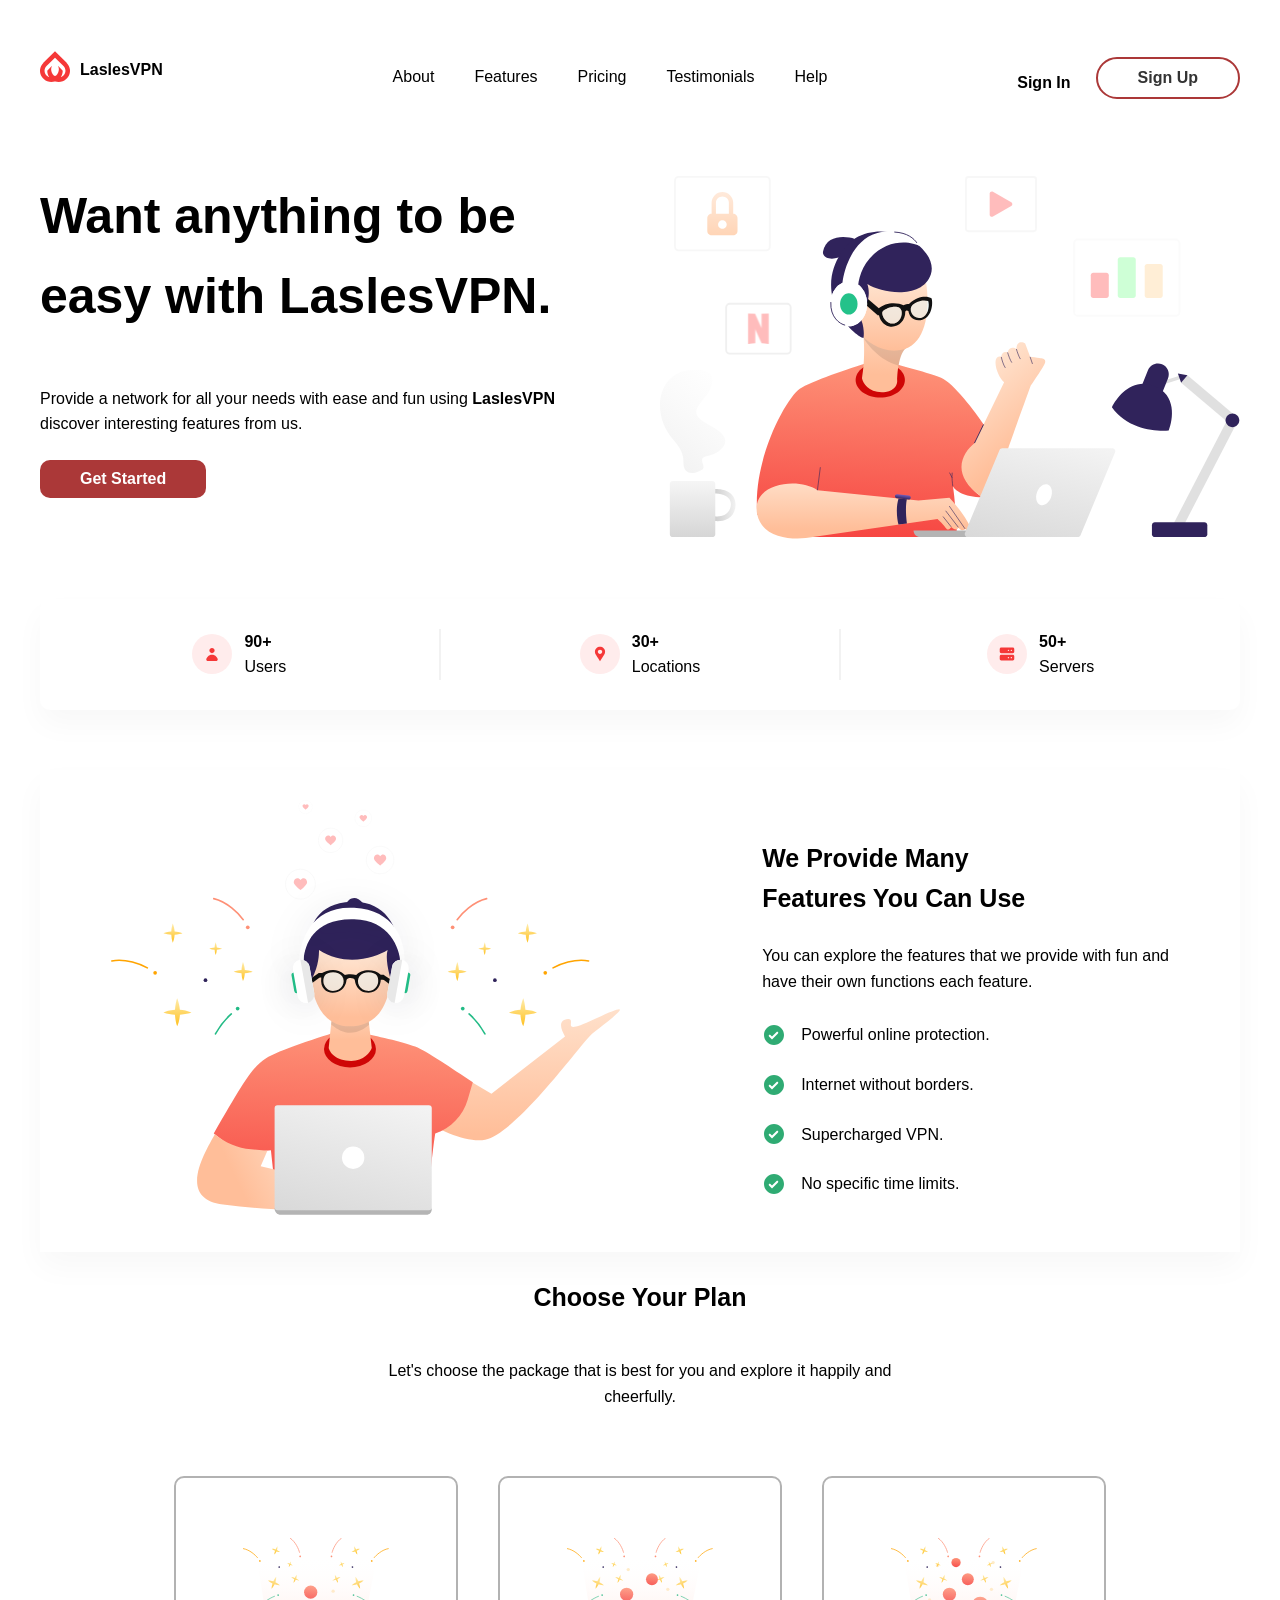
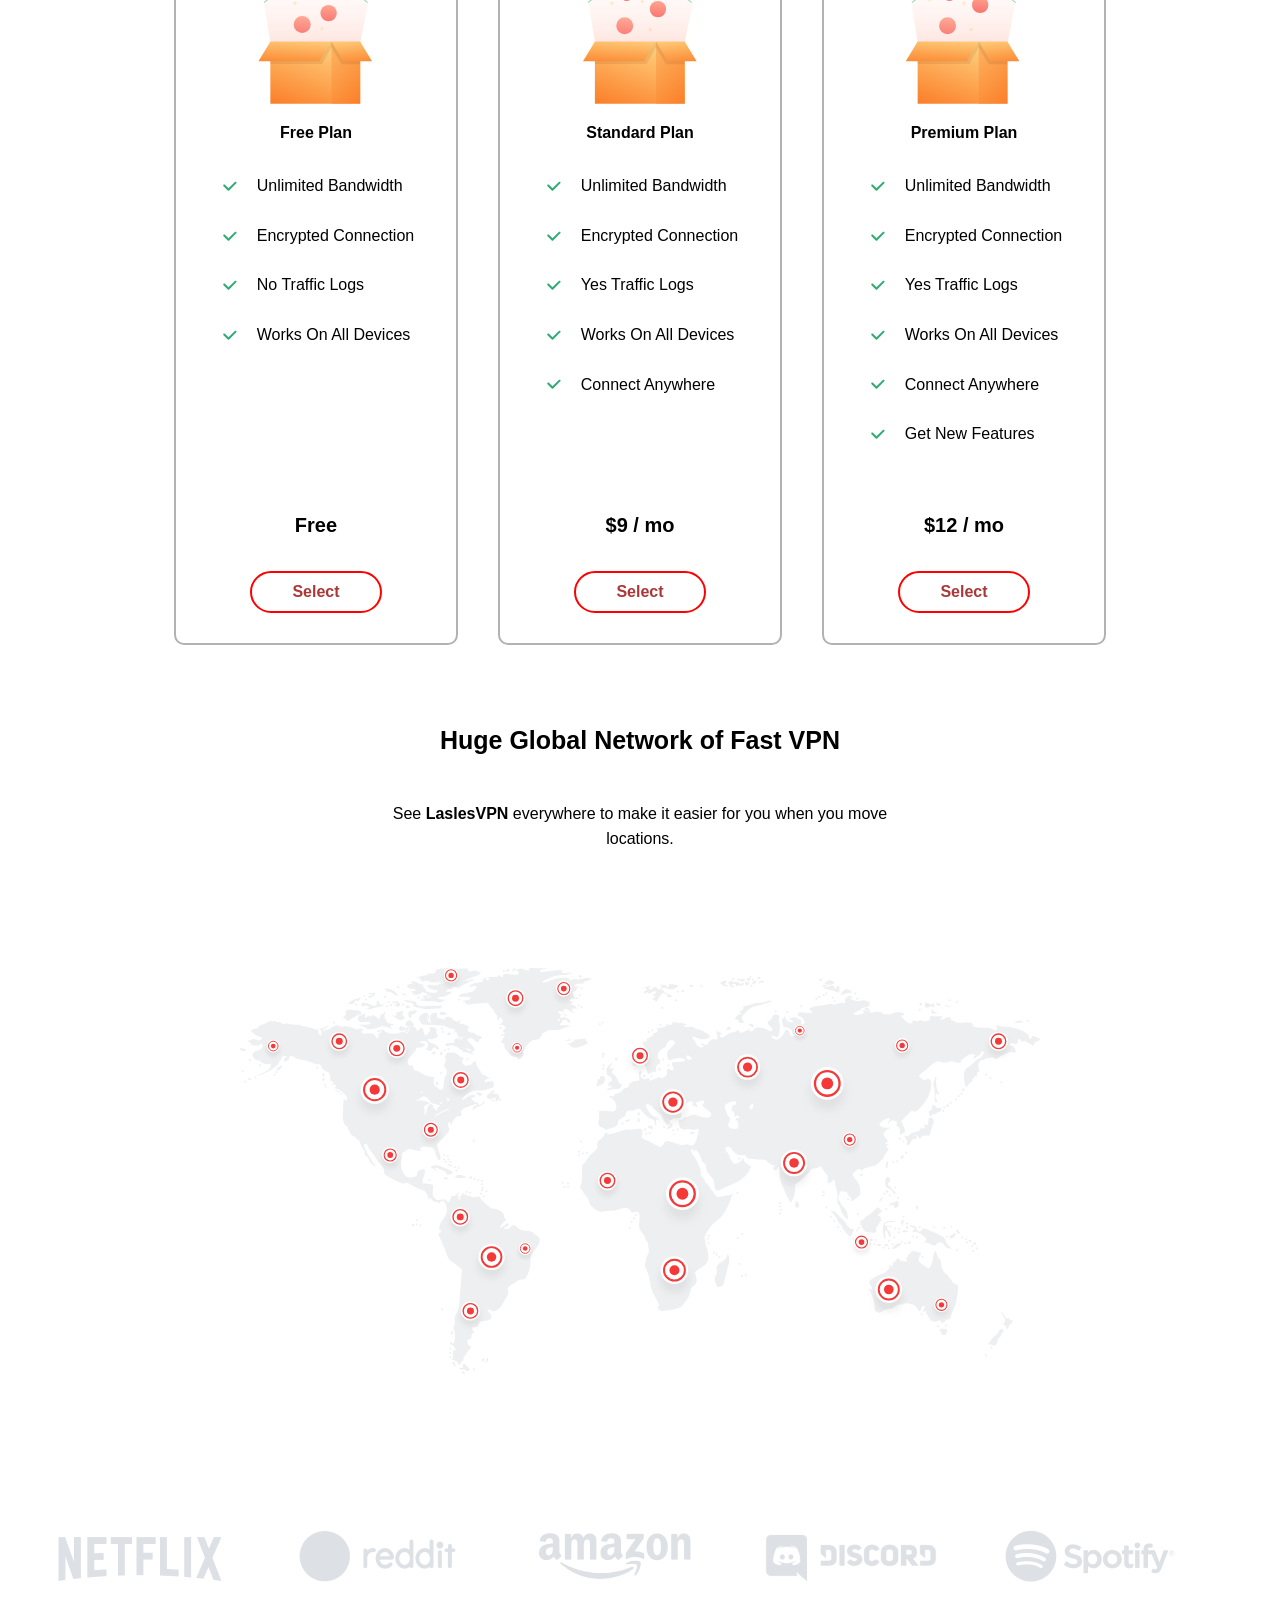
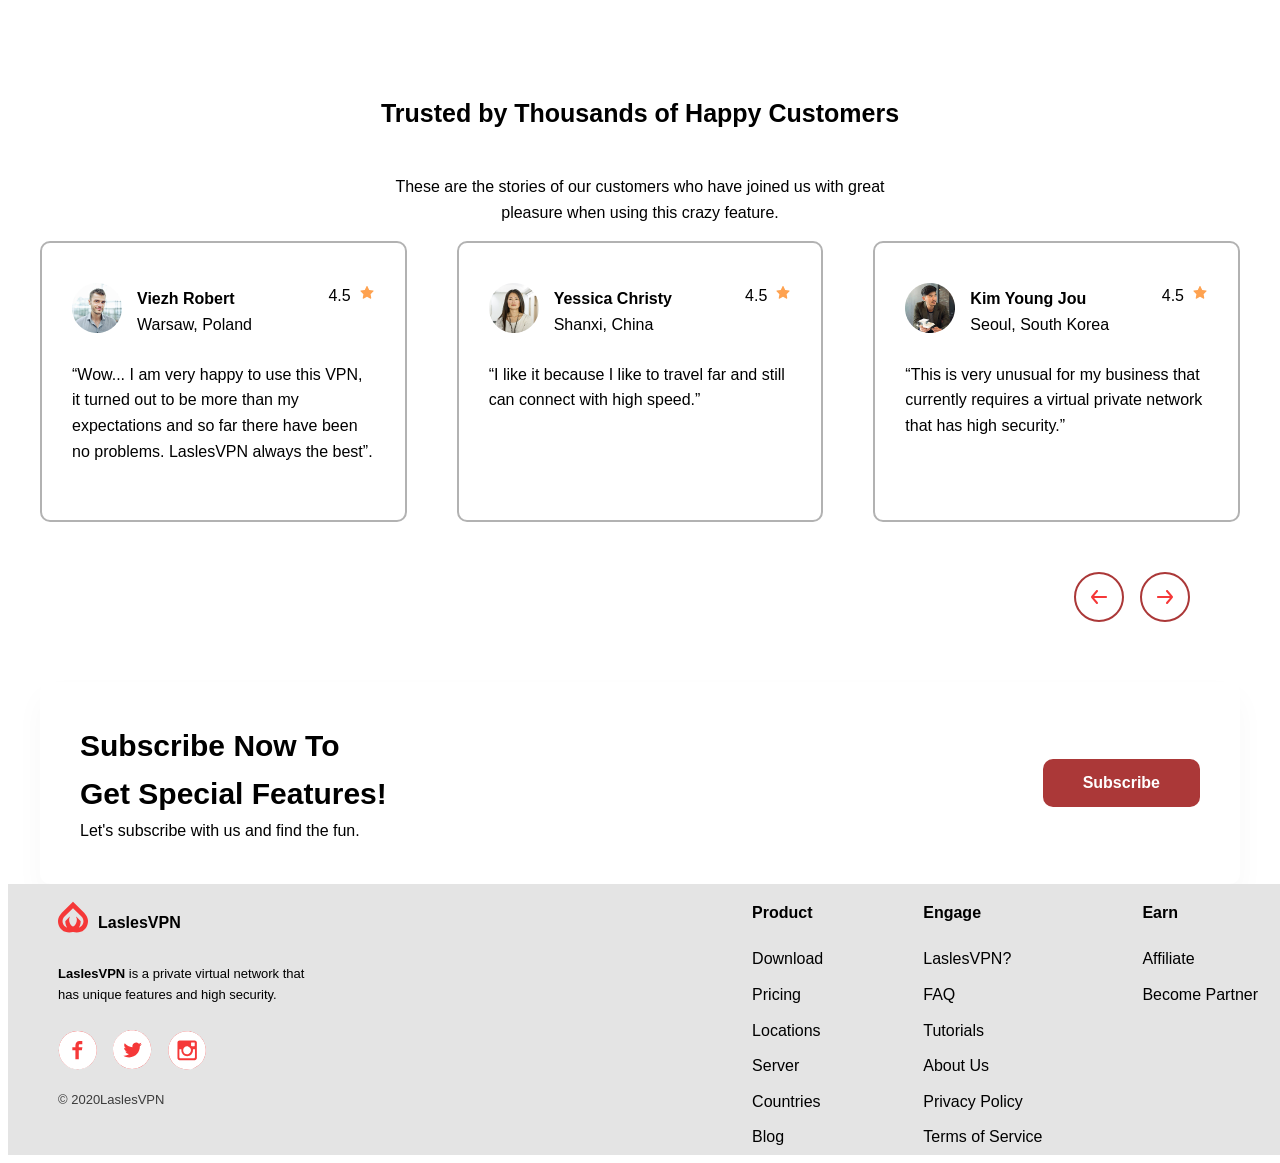
<file: index.html>
<!DOCTYPE html>
<html lang="en">
<head>
    <meta charset="UTF-8">
    <meta name="viewport" content="width=device-width, initial-scale=1.0">
    <link rel="stylesheet" href="./css/styles.css" />
    <title>Lasles VPN</title>
</head>
<body>
     <a href="#main-content" class="skip-link">Skip to main content</a>
    <div class="everything">
        <header>
            <div class="topbar">
                <div class="toplogo">
                    <img src="./images/logo.svg" alt="The Lasles VPN Logo" width="30">
                    <a href="index.html" aria-label="Home"><strong>LaslesVPN</strong></a>
                </div>
                <div class="nav">
                    <nav aria-label="nav">
                        <ul>
                            <li><a href="#" aria-label=>About</a></li>
                            <li><a href="features.html">Features</a></li>
                            <li><a href="pricing.html">Pricing</a></li>
                            <li><a href="#">Testimonials</a></li>
                            <li><a href="#">Help</a></li>
                        </ul>
                    </nav>
                </div>
                <div class="signinup">
                    <div class="signin">
                        <a href="#"><strong>Sign In</strong></a>
                    </div>
                    <div class="signup"><main id="main-content" tabindex="-1"></main>
                        <button class="signbutton" aria-label="button">Sign Up</button>
                    </div>
                </div>
            </div>
        </header>
        

        <div class="banner">
            <div class="bancontent">
                <div class="bigbantext">
                    <p>Want anything to be <br> easy with LaslesVPN.</p>
                </div>
                <div class="lilbantext">
                    Provide a network for all your needs with ease and fun using <strong>LaslesVPN</strong><br>discover interesting features from us.
                </div>
                <div class="banbutton">
                    <button class="getstarted">Get Started</button>
                </div>
            </div>

            <div class="banimage">
                <img src="./images/worker.svg" alt="Someone working at a laptop with headphones on, using the VPN" width="600">
            </div>
            
        </div>

                <div class="stats">
                        <div class="userstats">
                        <img src="./images/Icon_user.svg" alt="User Icon" class="icon-user">
                            <div class="usertext">
                                <span class="line-one"><strong>90+</strong></span>
                                <span class="line-two">Users</span>
                            </div>
                        </div>
                        
                        <div class="locstats">
                        <img src="./images/Icon_location.svg" alt="Location Icon" class="icon-loc">
                            <div class="loctext">
                                <span class="line-one"><strong>30+</strong></span>
                                <span class="line-two">Locations</span>
                            </div>
                        </div>

                        <div class="servstats">
                        <img src="./images/Icon_Server.svg" alt="Server Icon" class="icon-serv">
                            <div class="servtext">
                                <span class="line-one"><strong>50+</strong></span>
                                <span class="line-two">Servers</span>
                            </div>
                    </div>
                </div>
                <div class="features">
                    <div class="featimg">
                        <img src="./images/worker-confetti.svg" alt="Someone working at a laptop 
                        and gesturing with one hand while fireworks go off behind them">
                    </div>
                    <div class="feattext">
                        <div class="feathead">
                            <p>We Provide Many<br>Features You Can Use</p>
                        </div>
                        <div class="featdesc">
                            <p>
                                You can explore the features 
                                that we provide with fun and <br>have their own functions each feature.
                            </p>
                        </div>
                        <div class="featlist">
                            <ul>
                                <li>Powerful online protection.</li>
                                <li>Internet without borders.</li>
                                <li>Supercharged VPN.</li>
                                <li>No specific time limits.</li>
                            </ul>
                        </div>
                    </div>

                </div>
                
                <div class="plans">
                    <div class="choose">
                        <p>Choose Your Plan</p>
                    </div>
                    <div class="choosepack">
                        <p> Let's choose the package that is best for you and explore it happily and <br>cheerfully. </p>
                    </div>
                    
                    <div class="planboxes">
                        <div class="freeplan">
                        <img src="./images/Illustration_Free.svg" alt="A box with confetti and 3 balls coming out of it">
                        <div class="fphead"><p> Free Plan </p></div>
                        <div class="freefeats">
                            <ul>
                            <li>Unlimited Bandwidth</li>
                            <li>Encrypted Connection</li>
                            <li>No Traffic Logs</li>
                            <li>Works On All Devices</li>
                            </ul>
                        </div>
                        <div class="priceselect">
                            <div class="pricing"><p><strong>Free</strong></p></div>
                            <button class="select" aria-label="button">Select</button>
                        </div>
                        </div>
                        <div class="stanplan">
                        <img src="./images/Illustration_Standard.svg" alt="A box with confetti and 4 balls coming out of it">
                        <div class="sphead"><p> Standard Plan </p></div>
                        <div class="stanfeats">
                            <ul>
                            <li>Unlimited Bandwidth</li>
                            <li>Encrypted Connection</li>
                            <li>Yes Traffic Logs</li>
                            <li>Works On All Devices</li>
                            <li>Connect Anywhere</li>
                            </ul>
                        </div>
                        <div class="priceselect">
                            <div class="pricing"><p><strong>$9 / mo</strong></p></div>
                            <button class="select" aria-label="button">Select</button>
                        </div>
                        </div>
                        <div class="premplan">
                        <img src="./images/Illustration_Premium.svg" alt="A box with confetti and 5 balls coming out of it">
                        <div class="pphead"><p> Premium Plan </p></div>
                        <div class="premfeats">
                            <ul>
                            <li>Unlimited Bandwidth</li>
                            <li>Encrypted Connection</li>
                            <li>Yes Traffic Logs</li>
                            <li>Works On All Devices</li>
                            <li>Connect Anywhere</li>
                            <li>Get New Features</li>
                            </ul>
                        </div>
                        <div class="priceselect">
                            <div class="pricing"><p><strong>$12 / mo</strong></p></div>
                            <button class="select" aria-label="button">Select</button>
                        </div>
                        </div>
                    </div>
                </div>
                <div class="network">
                    <div class="globnet">
                        <p>Huge Global Network of Fast VPN</p>
                    </div>
                    <div class="seelasles">
                        <p>
                            See <strong>LaslesVPN</strong> everywhere
                             to make it easier for you when you move<br>locations.
                        </p>
                    </div>
                    <div class="networkimg">
                        <img src="./images/Huge_Global.svg" alt="A map of the world showing different server locations.">
                    </div>
                    <div class="sponsors">
                        <picture>
                            <source srcset="./images/Sponsored.png" media="(min-width: 501px)" alt="an image of the site's sponsors, Netflix, Reddit, Amazon, Discord and Spotify">
                            <img src="./images/sm-Sponsored.png" alt="an image of the site's sponsors, Netflix, Reddit, Amazon, Discord and Spotify">
                        </picture>
                    </div>
                </div>
                <div class="reviews">
                    <div class="trust">
                        <p>Trusted by Thousands of Happy Customers</p>
                    </div>
                    <div class="stories">
                        <p>
                            These are the stories of our customers who have joined us with great <br>pleasure when using this crazy feature.
                        </p>
                    </div>
                    <div class="revboxes">
                        <div class="viezhrev">
                            <div class="viezhproname">
                                <div class="viezhprof">
                                <img src="./images/viezh.png" alt="A user profile image">
                                </div>
                                <div class="viezhname">
                                    <p>
                                        <strong>Viezh Robert</strong><br>
                                        Warsaw, Poland
                                    </p>
                                </div>
                            </div>
                            <div class="viezhstar">
                                <p>4.5</p>
                                <div class="star">
                                    <img src="./images/star.svg" alt="a star">
                                </div>
                            </div>
                            <div class="viezhtext">
                                    <p>
                                    “Wow... I am very happy to use this VPN, it turned 
                                    out to be more than my expectations and so far there have been no problems. LaslesVPN always the best”.
                                    </p>
                            </div>
                        </div>
                        <div class="yessrev">
                            <div class="yessproname">
                                <div class="yessprof">
                                <img src="./images/yessica.png" alt="A user profile image">
                                </div>
                                <div class="yessname">
                                    <p>
                                        <strong>Yessica Christy</strong><br>
                                        Shanxi, China
                                    </p>
                                </div>
                            </div>
                            <div class="yessstar">
                                <p>4.5</p>
                                <div class="star">
                                    <img src="./images/star.svg" alt="a star">
                                </div>
                            </div>
                            <div class="yesstext">
                                    <p>
                                    “I like it because I like to travel far and still can connect with high speed.”
                                    </p>
                            </div>
                        </div>
                        <div class="kimrev">
                            <div class="kimproname">
                                <div class="kimprof">
                                <img src="./images/kim.png" alt="A user profile image">
                                </div>
                                <div class="kimname">
                                    <p>
                                        <strong>Kim Young Jou</strong><br>
                                        Seoul, South Korea
                                    </p>
                                </div>
                            </div>
                            <div class="kimstar">
                                <p>4.5</p>
                                <div class="star">
                                    <img src="./images/star.svg" alt="a star">
                                </div>
                            </div>
                            <div class="kimtext">
                                    <p>
                                    “This is very unusual for my business that currently requires a virtual private network that has high security.”
                                    </p>
                            </div>
                        </div>
                    </div>
                    <div class="button-container">
                        <button class="circle-btn" aria-label="previous button">
                        <img src="./images/left-arrow.svg" alt="an arrow pointing left">
                        </button>
                        <button class="circle-btn" aria-label="next button">
                        <img src="./images/rightarrow.svg" alt="an arrow pointing right">
                        </button>
                    </div>

                </div>
                <div class="subscribe">
                    <div class="submessage">
                        <div class="subbold">
                        <p>Subscribe Now To <br>Get Special Features!</p>
                        </div>
                        <div class="subtext">
                            <p>Let's subscribe with us and find the fun.</p>
                        </div>
                    </div>
                    <div class="subbutton" aria-label="button">
                        <button class="subbutt">Subscribe</button>
                    </div>
                </div>
                </main>
            </div>
            <footer>
                    <div class="footbox">
                        <div class="footcontent">
                            <div class="footinfo">
                                <div class="btmlogo">
                                    <img src="./images/logo.svg" alt="The Lasles VPN Logo" width="30">
                                    <p><strong>LaslesVPN</strong></p>
                                </div>
                                <div class="footdesc">
                                    <p><strong>LaslesVPN</strong> is a private virtual network that <br>has unique features and high security.</p>
                                </div>
                                <div class="socmed">
                                    <a href="https://facebook.com" aria-label="Facebook link">
                                        <img src="./images/Facebook.svg" alt="A Facebook Icon">
                                    </a>
                                    <a href="https://twitter.com" aria-label="Twitter link">
                                        <img src="./images/Twitter.svg" alt="A Twitter Icon">
                                    </a>
                                    <a href="https://instagram.com" aria-label="Instagram link">
                                        <img src="./images/Instagram.svg" alt="An Instagram Icon">
                                    </a>
                                </div>
                                <div class="copyright">
                                    <p>&copy; 2020LaslesVPN</p>
                                </div>
                            </div>
                        </div>
                        <div class="footlinks">
                            <div class="prodrow">
                                <p><strong>Product</strong></p>
                                <ul>
                                    <li><a href="#">Download</a></li>
                                    <li><a href="pricing.html">Pricing</a></li>
                                    <li><a href="#">Locations</a></li>
                                    <li><a href="#">Server</a></li>
                                    <li><a href="#">Countries</a></li>
                                    <li><a href="#">Blog</a></li>
                                </ul>
                            </div>
                            <div class="engrow">
                                <p><strong>Engage</strong></p>
                                <ul>
                                    <li><a href="#">LaslesVPN?</a></li>
                                    <li><a href="#">FAQ</a></li>
                                    <li><a href="#">Tutorials</a></li>
                                    <li><a href="#">About Us</a></li>
                                    <li><a href="#">Privacy Policy</a></li>
                                    <li><a href="#">Terms of Service</a></li>
                                </ul>
                            </div>
                            <div class="earnrow">
                                <p><strong>Earn</strong></p>
                                <ul>
                                    <li><a href="#">Affiliate</a></li>
                                    <li><a href="#">Become Partner</a></li>
                                </ul>
                            </div>
                        </div>
                    </div>
                </footer>


    </div>
</body>
</html>
</file>
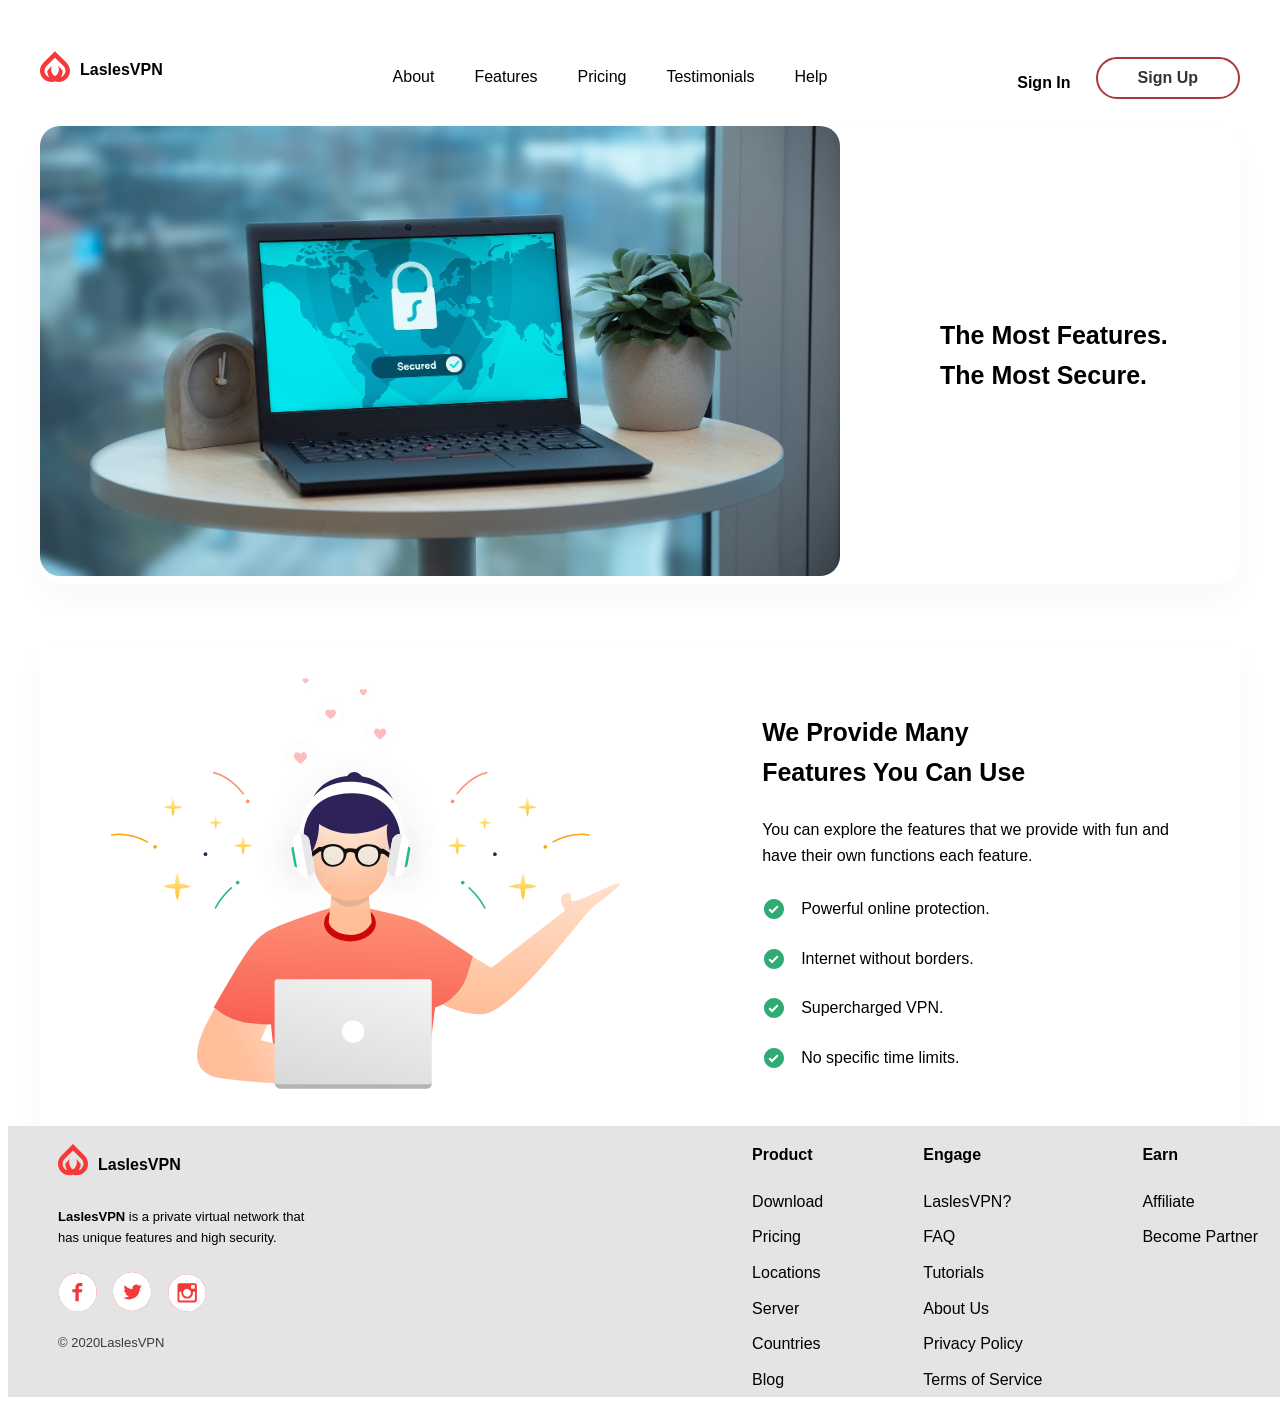
<file: features.html>
<!DOCTYPE html>
<html lang="en">
<head>
    <meta charset="UTF-8">
    <meta name="viewport" content="width=device-width, initial-scale=1.0">
    <link rel="stylesheet" href="./css/styles.css" />
    <title>Lasles VPN</title>
</head>
<body>
    <a href="#main-content" class="skip-link">Skip to main content</a>
    <div class="everything">
        <header>
            <div class="topbar">
                <div class="toplogo">
                    <img src="./images/logo.svg" alt="The Lasles VPN Logo" width="30">
                    <a href="index.html" aria-label="Home link"><strong>LaslesVPN</strong></a>
                </div>
                <div class="nav">
                    <nav>
                        <ul>
                            <li><a href="#">About</a></li>
                            <li><a href="features.html">Features</a></li>
                            <li><a href="pricing.html">Pricing</a></li>
                            <li><a href="#">Testimonials</a></li>
                            <li><a href="#">Help</a></li>
                        </ul>
                    </nav>
                </div>
                <div class="signinup">
                    <div class="signin">
                        <a href="#"><strong>Sign In</strong></a>
                    </div>
                    <div class="signup">
                        <button class="signbutton" aria-label="button">Sign Up</button>
                    </div>
                </div>
            </div>
        </header>
        <main id="main-content" tabindex="-1"></main>
                <div class="secured">
                        <picture>
                            <source srcset="./images/secured.jpg" media="(min-width: 501px)" alt="an image of a laptop with a lock on the screen and the word secured displayed.">
                            <img src="./images/secured-sm.jpg" alt="an image of a laptop with a lock on the screen and the word secured displayed.">
                        </picture>
                    <p>
                        The Most Features.<br>The Most Secure.
                    </p>
                </div>
                <div class="features">
                    <div class="featimg">
                        <img src="./images/worker-confetti.svg" alt="Someone working at a laptop 
                        and gesturing with one hand while fireworks go off behind them">
                    </div>
                    <div class="feattext">
                        <div class="feathead">
                            <p>We Provide Many<br>Features You Can Use</p>
                        </div>
                        <div class="featdesc">
                            <p>
                                You can explore the features 
                                that we provide with fun and <br>have their own functions each feature.
                            </p>
                        </div>
                        <div class="featlist">
                            <ul>
                                <li>Powerful online protection.</li>
                                <li>Internet without borders.</li>
                                <li>Supercharged VPN.</li>
                                <li>No specific time limits.</li>
                            </ul>
                        </div>
                    </div>

                </div>
            </div>
            </main>
            <footer>
                    <div class="footbox">
                        <div class="footcontent">
                            <div class="footinfo">
                                <div class="btmlogo">
                                    <img src="./images/logo.svg" alt="The Lasles VPN Logo" width="30">
                                    <p><strong>LaslesVPN</strong></p>
                                </div>
                                <div class="footdesc">
                                    <p><strong>LaslesVPN</strong> is a private virtual network that <br>has unique features and high security.</p>
                                </div>
                                <div class="socmed">
                                    <a href="https://facebook.com" aria-label="Facebook link">
                                        <img src="./images/Facebook.svg" alt="A Facebook Icon">
                                    </a>
                                    <a href="https://twitter.com" aria-label="Twitter link">
                                        <img src="./images/Twitter.svg" alt="A Twitter Icon">
                                    </a>
                                    <a href="https://instagram.com" aria-label="Instagram link">
                                        <img src="./images/Instagram.svg" alt="An Instagram Icon">
                                    </a>
                                </div>
                                <div class="copyright">
                                    <p>&copy; 2020LaslesVPN</p>
                                </div>
                            </div>
                        </div>
                        <div class="footlinks">
                            <div class="prodrow">
                                <p><strong>Product</strong></p>
                                <ul>
                                    <li><a href="#">Download</a></li>
                                    <li><a href="pricing.html">Pricing</a></li>
                                    <li><a href="#">Locations</a></li>
                                    <li><a href="#">Server</a></li>
                                    <li><a href="#">Countries</a></li>
                                    <li><a href="#">Blog</a></li>
                                </ul>
                            </div>
                            <div class="engrow">
                                <p><strong>Engage</strong></p>
                                <ul>
                                    <li><a href="#">LaslesVPN?</a></li>
                                    <li><a href="#">FAQ</a></li>
                                    <li><a href="#">Tutorials</a></li>
                                    <li><a href="#">About Us</a></li>
                                    <li><a href="#">Privacy Policy</a></li>
                                    <li><a href="#">Terms of Service</a></li>
                                </ul>
                            </div>
                            <div class="earnrow">
                                <p><strong>Earn</strong></p>
                                <ul>
                                    <li><a href="#">Affiliate</a></li>
                                    <li><a href="#">Become Partner</a></li>
                                </ul>
                            </div>
                        </div>
                    </div>
                </footer>


    </div>
</body>
</html>
</file>
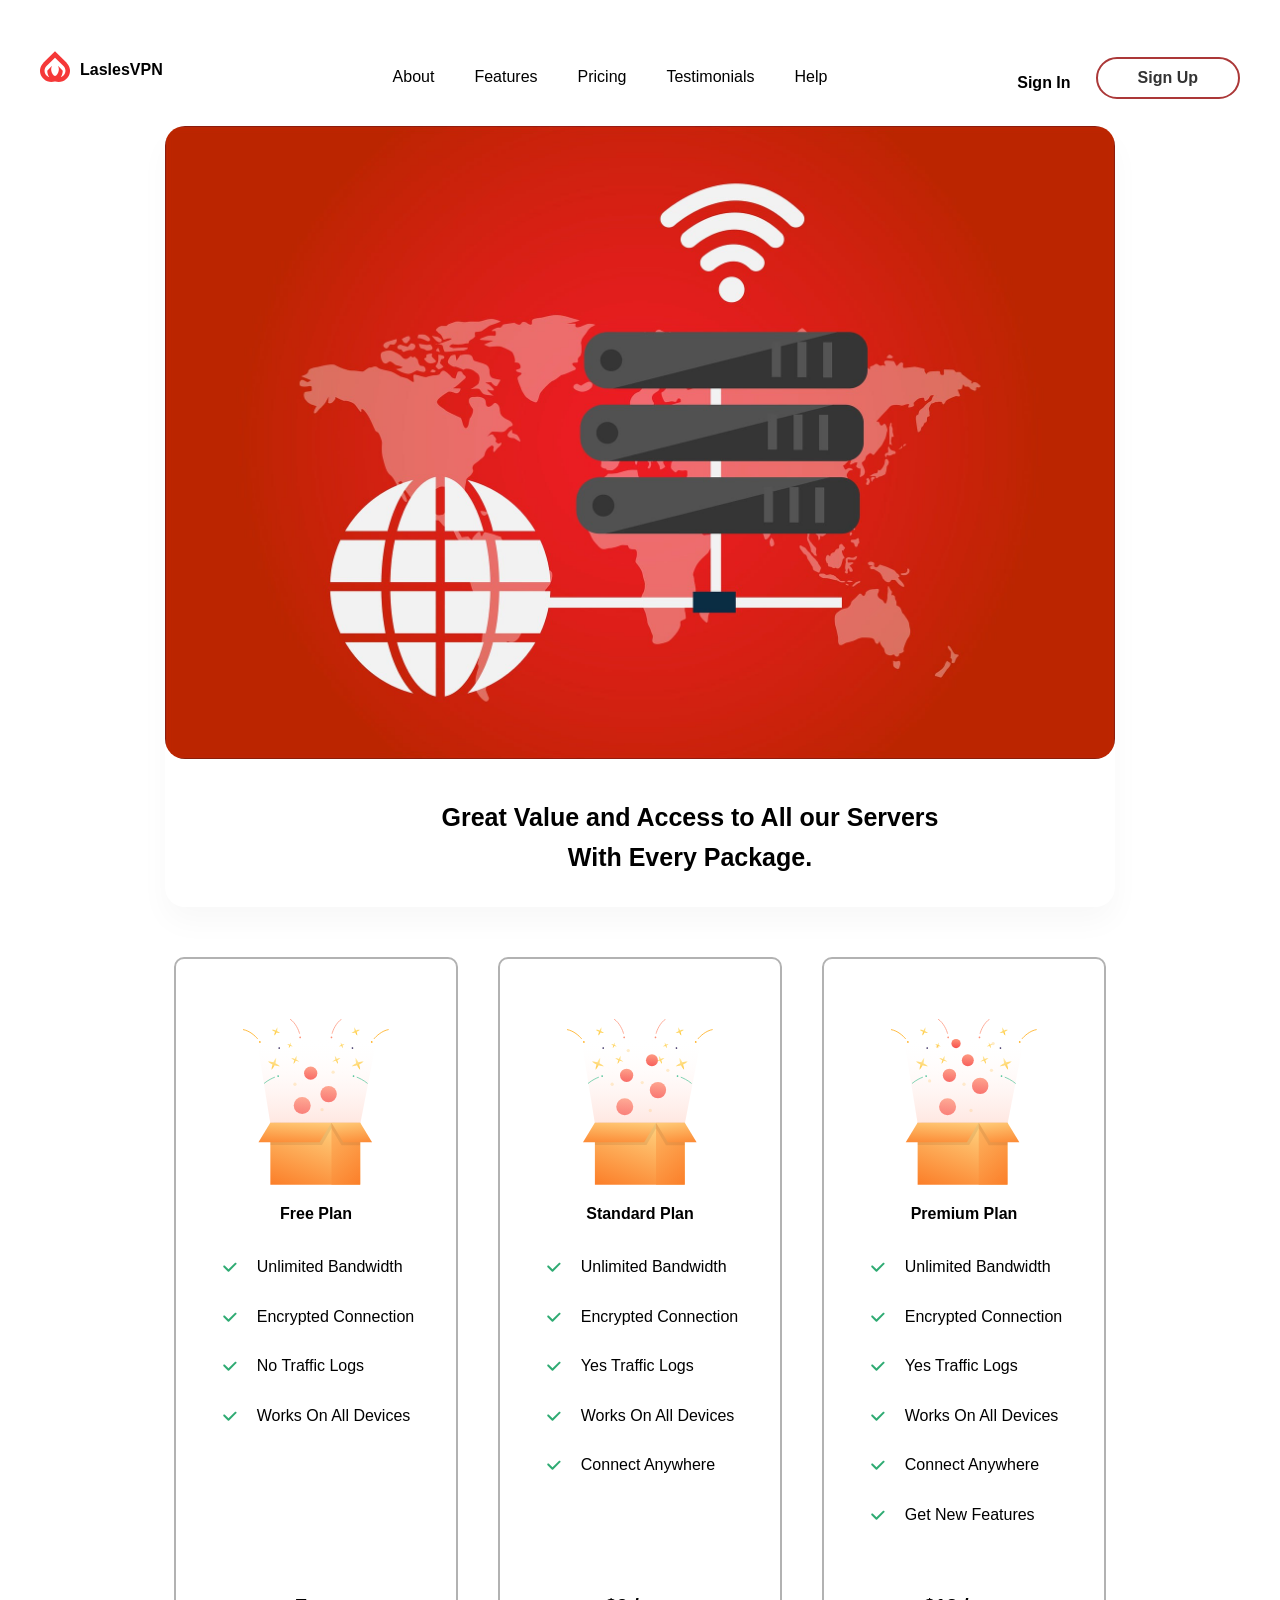
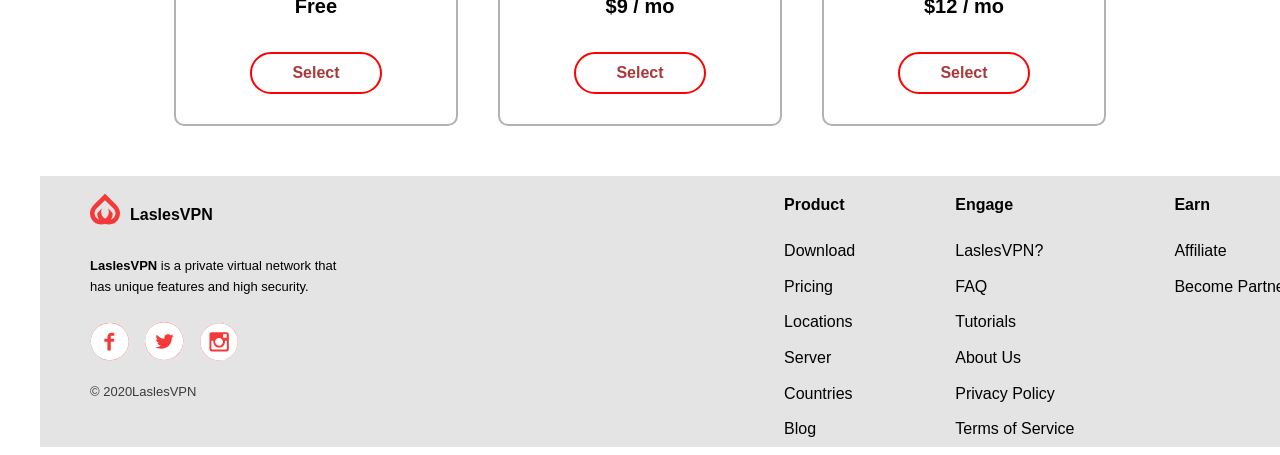
<file: pricing.html>
<!DOCTYPE html>
<html lang="en">
<head>
    <meta charset="UTF-8">
    <meta name="viewport" content="width=device-width, initial-scale=1.0">
    <link rel="stylesheet" href="./css/styles.css" />
    <title>Lasles VPN</title>
</head>
<body>
    <a href="#main-content" class="skip-link">Skip to main content</a>
    <div class="everything">
        <header>
            <div class="topbar">
                <div class="toplogo">
                    <img src="./images/logo.svg" alt="The Lasles VPN Logo" width="30">
                    <a href="index.html" aria-label="Home Link"><strong>LaslesVPN</strong></a>
                </div>
                <div class="nav">
                    <nav aria-label="nav">
                        <ul>
                            <li><a href="#">About</a></li>
                            <li><a href="features.html">Features</a></li>
                            <li><a href="pricing.html">Pricing</a></li>
                            <li><a href="#">Testimonials</a></li>
                            <li><a href="#">Help</a></li>
                        </ul>
                    </nav>
                </div>
                <div class="signinup">
                    <div class="signin">
                        <a href="#"><strong>Sign In</strong></a>
                    </div>
                    <div class="signup">
                        <button class="signbutton" aria-label="button">Sign Up</button>
                    </div>
                </div>
            </div>
        </header>
        <main id="main-content" tabindex="-1">
                <div class="plans">
                   <div class="servers">
                    <picture>
                            <source srcset="./images/servers.jpg" media="(min-width: 501px)" alt="an image representing your internet signal traveling through different servers">
                            <img src="./images/servers-sm.jpg" alt="an image representing your internet signal traveling through different servers">
                        </picture>
                    <p><strong>
                        Great Value and Access to All our Servers <br>With Every Package.
                    </strong></p>
                   </div>
                    
                    <div class="planboxes">
                        <div class="freeplan">
                        <img src="./images/Illustration_Free.svg" alt="A box with confetti and 3 balls coming out of it">
                        <div class="fphead"><p> Free Plan </p></div>
                        <div class="freefeats">
                            <ul>
                            <li>Unlimited Bandwidth</li>
                            <li>Encrypted Connection</li>
                            <li>No Traffic Logs</li>
                            <li>Works On All Devices</li>
                            </ul>
                        </div>
                        <div class="priceselect">
                            <div class="pricing"><p><strong>Free</strong></p></div>
                            <button class="select" aria-label="button">Select</button>
                        </div>
                        </div>
                        <div class="stanplan">
                        <img src="./images/Illustration_Standard.svg" alt="A box with confetti and 4 balls coming out of it">
                        <div class="sphead"><p> Standard Plan </p></div>
                        <div class="stanfeats">
                            <ul>
                            <li>Unlimited Bandwidth</li>
                            <li>Encrypted Connection</li>
                            <li>Yes Traffic Logs</li>
                            <li>Works On All Devices</li>
                            <li>Connect Anywhere</li>
                            </ul>
                        </div>
                        <div class="priceselect">
                            <div class="pricing"><p><strong>$9 / mo</strong></p></div>
                            <button class="select" aria-label="button">Select</button>
                        </div>
                        </div>

                        <div class="premplan">
                        <img src="./images/Illustration_Premium.svg" alt="A box with confetti and 5 balls coming out of it">
                        <div class="pphead"><p> Premium Plan </p></div>
                        <div class="premfeats">
                            <ul>
                            <li>Unlimited Bandwidth</li>
                            <li>Encrypted Connection</li>
                            <li>Yes Traffic Logs</li>
                            <li>Works On All Devices</li>
                            <li>Connect Anywhere</li>
                            <li>Get New Features</li>
                            </ul>
                        </div>
                        <div class="priceselect">
                            <div class="pricing"><p><strong>$12 / mo</strong></p></div>
                            <button class="select" aria-label="button">Select</button>
                        </div>
                        </div>
                    </div>
                
            </div>
            </main>
            <footer>
                    <div class="footbox">
                        <div class="footcontent">
                            <div class="footinfo">
                                <div class="btmlogo">
                                    <img src="./images/logo.svg" alt="The Lasles VPN Logo" width="30">
                                    <p><strong>LaslesVPN</strong></p>
                                </div>
                                <div class="footdesc">
                                    <p><strong>LaslesVPN</strong> is a private virtual network that <br>has unique features and high security.</p>
                                </div>
                                <div class="socmed">
                                    <a href="https://facebook.com" aria-label="Facebook link">
                                        <img src="./images/Facebook.svg" alt="A Facebook Icon">
                                    </a>
                                    <a href="https://twitter.com" aria-label="Twitter link">
                                        <img src="./images/Twitter.svg" alt="A Twitter Icon">
                                    </a>
                                    <a href="https://instagram.com" aria-label="Instagram link">
                                        <img src="./images/Instagram.svg" alt="An Instagram Icon">
                                    </a>
                                </div>
                                <div class="copyright">
                                    <p>&copy; 2020LaslesVPN</p>
                                </div>
                            </div>
                        </div>
                        <div class="footlinks">
                            <div class="prodrow">
                                <p><strong>Product</strong></p>
                                <ul>
                                    <li><a href="#">Download</a></li>
                                    <li><a href="pricing.html">Pricing</a></li>
                                    <li><a href="#">Locations</a></li>
                                    <li><a href="#">Server</a></li>
                                    <li><a href="#">Countries</a></li>
                                    <li><a href="#">Blog</a></li>
                                </ul>
                            </div>
                            <div class="engrow">
                                <p><strong>Engage</strong></p>
                                <ul>
                                    <li><a href="#">LaslesVPN?</a></li>
                                    <li><a href="#">FAQ</a></li>
                                    <li><a href="#">Tutorials</a></li>
                                    <li><a href="#">About Us</a></li>
                                    <li><a href="#">Privacy Policy</a></li>
                                    <li><a href="#">Terms of Service</a></li>
                                </ul>
                            </div>
                            <div class="earnrow">
                                <p><strong>Earn</strong></p>
                                <ul>
                                    <li><a href="#">Affiliate</a></li>
                                    <li><a href="#">Become Partner</a></li>
                                </ul>
                            </div>
                        </div>
                    </div>
                </footer>


    </div>
</body>
</html>
</file>
<file: css/styles.css>
body {
    font-family: 'Rubik', sans-serif;
    line-height: 1.6;
}

.everything {
    width: 1200px;
    margin: 0 auto;
}



/******************************************************************************
Top Bar Styling
*******************************************************************************/

.toplogo {
    display:flex
}

.toplogo a {
    padding-left:10px;
    padding-top:20px;
    padding-bottom:15px;
    text-decoration: none;
    color:black;
}

.nav nav ul{
    list-style-type: none;
    display: flex;
    justify-content: center;
}

.nav nav ul li {
    padding: 20px;
}

.nav a {
    color: black;
    text-decoration: none;
}

.topbar {
    display: flex;
    align-items: center; 
    justify-content: space-between;
}

.nav {
    flex: 1; 
    margin-top: 20px;
}

.signinup a {
    color: black;
    text-decoration: none;
}

.signinup {
    display:flex;
    margin-left: auto;
}

.signin {
        padding-top:36px;
        padding-right: 25px;
}

.signbutton {
  background-color: #ffffff;
  color: #333333;
  border-radius: 100px;
  border: 2px solid #ab3838;
  padding: 10px 40px;
  font-size: 16px;
  font-weight: 600;
  font-family: sans-serif;
  cursor: pointer;
  outline: none;
  transition: all 0.3s ease;
}

.signbutton {
    margin-top:23px;
}

.signbutton:hover {
  background-color: #ab3838;
  color: #ffffff;
}




/*********************************************************************
BANNER STYLES
********************************************************************/

.banner {
  display: flex;
  align-items: flex-start;
  justify-content: space-between;
  margin-top: 50px;
}

.bancontent {
  flex: 1;
  padding-right: 40px;
}

.banimage {
  flex: 1;
  display: flex;
  justify-content: flex-end;
}

.banimage img {
  max-width: 100%;
  height: auto;
}


.bigbantext p {
  margin-top: 0;
  font-size: 50px;
  font-weight: bold;
  line-hei ght: 1.2;
}

.getstarted {
  background-color: #ab3838;
  color: white;
  border-radius: 10px;
  border: none;
  padding: 10px 40px;
  font-size: 16px;
  font-weight: 600;
  font-family: sans-serif;
  cursor: pointer;
  outline: none;
  transition: all 0.3s ease;
  margin-top: 23px;
}

.getstarted:hover {
  background-color: #000000;
  color: #ffffff;
}

.userstats {
  display: flex;
  align-items: center;
  gap: 12px;
}

.icon-user {
  width: 40px;
  height: 40px;
}
.usertext {
  display: flex;
  flex-direction: column; 
  justify-content: center;
}


.locstats {
  display: flex;
  align-items: center;
  gap: 12px;
}

.icon-loc {
  width: 40px;
  height: 40px;
}
.loctext {
  display: flex;
  flex-direction: column; 
  justify-content: center;
}

.servstats {
  display: flex;
  align-items: center;
  gap: 12px;
}

.icon-serv {
  width: 40px;
  height: 40px;
}
.servtext {
  display: flex;
  flex-direction: column; 
  justify-content: center;
}




.stats {
  background-color: #ffffff;
  display: flex;
  justify-content: space-around;
  align-items: center;
  padding: 30px 0;
  margin-top: 60px;
  border-radius: 10px;
  box-shadow: 0px 15px 30px rgba(0, 0, 0, 0.03);
}

.userstats, .locstats, .servstats {
  display: flex;
  align-items: center;
  gap: 12px;
  flex: 1;
  justify-content: center;
}

.userstats, .locstats {
  border-right: 2px solid #eeeeeec7; 
}



/*************************************************************************
FEATURES STYLES
*************************************************************************/

.features {
  background-color: #ffffff;
  display: flex;
  justify-content: space-around;
  align-items: center;
  padding: 30px 0;
  margin-top: 60px;
  box-shadow: 0px 15px 30px rgba(0, 0, 0, 0.03);
}

.feathead {
    font-weight: bold;
    font-size:25px;
}

.featlist ul {
  list-style: none;
  padding: 0;
  margin: 0;
}

.featlist ul li {
  display: flex;
  align-items: center;
  gap: 15px;
  padding: 12px 0;
}

.featlist ul li::before {
  content: "";
  display: inline-block;
  width: 24px;
  height: 24px;
  background-image: url('../images/check-circle.svg');
  background-size: contain;
  background-repeat: no-repeat;
  background-position: center;
  flex-shrink: 0;
}



/********************************************************************
PLANS STYLES
********************************************************************/

.plans {
    display:flex;
    flex-direction:column;
    text-align: center;
}

.choose {
    font-size: 25px;
    font-weight:bold;
}

.planboxes {
  display: flex;
  justify-content: center;
  margin: 50px;
}

.freeplan {
    padding: 60px 40px 30px 40px; 
    background-color: white;
    border: 2px solid #b2b2b2;
    border-radius: 10px;;
    display:flex;
    flex-direction: column;
    align-items: center;
    width: 200px;
}

.fphead {
    font-weight: bold;
}

.freefeats ul {
  list-style: none;
  padding: 0;
  margin: 0;
}

.freefeats ul li {
  display: flex;
  align-items: center;
  gap: 15px;
  padding: 12px 0;
}

.freefeats ul li::before {
  content: "";
  display: inline-block;
  width: 24px;
  height: 24px;
  background-image: url('../images/greencheck.svg');
  flex-shrink: 0;
}

.stanplan {
    padding: 60px 40px 30px 40px; 
    background-color: white;
    border: 2px solid #b2b2b2;
    border-radius: 10px;;
    display:flex;
    flex-direction: column;
    align-items: center;
    width: 200px;
    margin: 0px 40px 0px 40px;
}

.sphead {
    font-weight: bold;
}

.stanfeats ul {
  list-style: none;
  padding: 0;
  margin: 0;
}

.stanfeats ul li {
  display: flex;
  align-items: center;
  gap: 15px;
  padding: 12px 0;
}

.stanfeats ul li::before {
  content: "";
  display: inline-block;
  width: 24px;
  height: 24px;
  background-image: url('../images/greencheck.svg');
  flex-shrink: 0;
}

.premplan {
    padding: 60px 40px 30px 40px; 
    background-color: white;
    border: 2px solid #b2b2b2;
    border-radius: 10px;;
    display:flex;
    flex-direction: column;
    align-items: center;
    width: 200px;
}

  .freeplan:hover,
  .stanplan:hover,
  .premplan:hover {
    border-color: red;
  }

.pphead {
    font-weight: bold;
}

.premfeats ul {
  list-style: none;
  padding: 0;
  margin: 0;
}

.premfeats ul li {
  display: flex;
  align-items: center;
  gap: 15px;
  padding: 12px 0;
}

.premfeats ul li::before {
  content: "";
  display: inline-block;
  width: 24px;
  height: 24px;
  background-image: url('../images/greencheck.svg');
  flex-shrink: 0;
}

.select {
  background-color: white;
  color: #ab3838;
  border-radius: 100px;
  border: solid red 2px;
  padding: 10px 40px;
  font-size: 16px;
  font-weight: 600;
  font-family: sans-serif;
  cursor: pointer;
  outline: none;
  transition: all 0.3s ease;
  margin-top: 10px; /* Reduced from 23px to sit closer to the price */
}

.select:hover {
  background-color: #ab3838;
  color: #ffffff;
}

.priceselect {
  margin-top: auto; 
  display: flex;
  flex-direction: column;
  align-items: center;
}

.pricing {
  margin: 30px 0 0 0; /* Reduced from 50px to bring it closer to features */
  padding: 0;
  font-size: 20px;
}



/********************************************************************
NETWORK STYLES
******************************************************************/



.network {
    display:flex;
    flex-direction:column;
    text-align: center;
}

.globnet {
    font-size: 25px;
    font-weight:bold;
}

.networkimg img {
  width: 800px;
  padding:100px 0px 70px 0px;
}

.sponsors {
  width: 850px;
}




/********************************************************************
REVIEW STYLES
*********************************************************************/


.reviews {
    display:flex;
    flex-direction:column;
    text-align: center;
}

.trust {
    font-size: 25px;
    font-weight:bold;
}

.revboxes {
  display: flex;
}

.viezhrev {
  padding: 40px 30px; 
  background-color: white; /* Fixed typo 'background-colour' */
  border: 2px solid #b2b2b2;
  border-radius: 10px;
  display: flex;
  flex-direction: column;
  align-items: flex-start;
  width: 350px;
  position:relative;
}

.viezhrev:hover {
  border-color:red;
}

.viezhproname {
  display: flex;
  justify-content: flex-start;
  align-items: center;
  gap: 15px;
  text-align: left;
}

.viezhname p {
  margin: 0;
}

.viezhstar {
  position: absolute;
  top: 40px;
  right: 30px;
  display: flex;
  align-items: center;
  gap: 8px;
}


.viezhstar p {
  margin: 0;
}

.viezhtext {
    text-align: left;
    width: 100%;
    margin-top: 5px;
}


.yessrev {
  padding: 40px 30px; 
  background-color: white; /* Fixed typo 'background-colour' */
  border: 2px solid #b2b2b2;
  border-radius: 10px;
  display: flex;
  flex-direction: column;
  align-items: flex-start;
  width: 350px;
  position:relative;
  margin: 0px 50px 0px 50px;
}

.yessrev:hover {
  border-color:red;
}

.yessproname {
  display: flex;
  justify-content: flex-start;
  align-items: center;
  gap: 15px;
  text-align: left;
}

.yessname p {
  margin: 0;
}

.yessstar {
  position: absolute;
  top: 40px;
  right: 30px;
  display: flex;
  align-items: center;
  gap: 8px;
}


.yessstar p {
  margin: 0;
}

.yesstext {
    text-align: left;
    width: 100%;
    margin-top: 5px;
}


.kimrev {
  padding: 40px 30px; 
  background-color: white; /* Fixed typo 'background-colour' */
  border: 2px solid #b2b2b2;
  border-radius: 10px;
  display: flex;
  flex-direction: column;
  align-items: flex-start;
  width: 350px;
  position:relative;
}

.kimrev:hover {
  border-color:red;
}

.kimproname {
  display: flex;
  justify-content: flex-start;
  align-items: center;
  gap: 15px;
  text-align: left;
}

.kimname p {
  margin: 0;
}

.kimstar {
  position: absolute;
  top: 40px;
  right: 30px;
  display: flex;
  align-items: center;
  gap: 8px;
}


.kimstar p {
  margin: 0;
}

.kimtext {
    text-align: left;
    width: 100%;
    margin-top: 5px;
}


    .button-container {
      display: flex;
      gap: 16px;
      justify-content: right;
      align-items: center;
      margin: 50px 50px 0 0;
    }

    .circle-btn {
      width: 50px;
      height: 50px;
      border-radius: 50%;
      background-color: #ffffff;
      border: 2px solid #ab3838;
      cursor: pointer;
      display: flex;
      align-items: center;
      justify-content: center;
      padding: 0;
      transition: background-color 0.3s ease, border-color 0.3s ease;
    }

    .circle-btn img {
      width: 24px;
      height: 24px;
      transition: fill 0.3s ease;
    }

    .circle-btn:hover {
      background-color: #ab3838;
    }
.circle-btn:hover img {
  filter: brightness(0) invert(1);
}

.subscribe {
  display: flex;
  justify-content: space-between;
  align-items: center;
  padding: 40px;
  background-color: #ffffff;
  border-radius: 10px;
  box-shadow: 0px 15px 30px rgba(0, 0, 0, 0.03);
  margin-top: 60px;
}


.submessage {
  text-align: left;
}

.subbold {
  font-size: 30px;
  font-weight:bold;
}

.subbold p, .subtext p {
  margin: 0;
}

.subbutt {
  background-color: #ab3838;
  color: white;
  border-radius: 10px;
  border: none;
  padding: 15px 40px;
  font-size: 16px;
  font-weight: 600;
  font-family: sans-serif;
  cursor: pointer;
  outline: none;
  transition: all 0.3s ease;
  margin-top: 0;
}

.subbutt:hover {
  background-color: #000000;
  color: #ffffff;
}


/***********************************************************************************************************
FOOTER STYLES
***********************************************************************************************************/
footer {
  width: 1300px;
  background-color: #e4e4e4;
  margin: auto;
}
.footbox {
  width: 1200px;
  margin: auto;
}
.btmlogo {
    display:flex
}

.btmlogo p {
    padding-left:10px;
    padding-top:10px;
}

.btmlogotext {
  padding-left:10px;
}

.footbox {
  display: flex;
}

.footdesc {
  font-size: 13px;
}

.socmed img {
  width:40px;
  padding:10px 10px 0px 0;
}

.socmed a {
    text-decoration: none;
}

.copyright p {
  font-size: 13px;
  color: rgb(59, 59, 59);
}

.footlinks {
  margin-left:auto;
  display: flex;
}

.prodrow ul li {
  list-style-type: none;
  padding: 5px 0px 5px 0px;
}
.prodrow ul li a {
  text-decoration:none;
  color:black;
}

.prodrow ul {
  padding:0;
  margin:0;
}

.engrow {
  margin: 0px 100px 0px 100px;
}

.engrow ul li {
  list-style-type: none;
  padding: 5px 0px 5px 0px;
}
.engrow ul li a {
  text-decoration:none;
  color:black;
}

.engrow ul {
  padding:0;
  margin:0;
}

.earnrow ul li {
  list-style-type: none;
  padding: 5px 0px 5px 0px;
}
.earnrow ul li a {
  text-decoration:none;
  color:black;
}

.earnrow ul {
  padding:0;
  margin:0;
}









/*****************************************************************************
FEATURES  STYLES
*****************************************************************************/
.secured {
  display: flex;
  box-shadow: 0px 15px 30px rgba(0, 0, 0, 0.03);
  border-radius: 20px;
}
.secured img {
  max-width: 800px;
  border-radius: 20px;
}

.secured p {
  font-weight: bold;
  font-size:25px;
  margin: auto 0px auto 100px;
}



/*************************************************************************
PRICING STYLES
*************************************************************************/

.servers {
  display: flex;
  box-shadow: 0px 15px 30px rgba(0, 0, 0, 0.03);
  border-radius: 20px;
  flex-direction: column;
  justify-content: center;
  align-items: center;
  width: 950px;
  margin:auto;
}
.servers img {
  width: 950px;
  border-radius: 20px;
}

.servers p {
  font-weight: bold;
  font-size:25px;
  margin: 30px 0px 30px 100px;
}




/*****************************************************************************************
MEDIA QUERY
******************************************************************************************/

@media (max-width: 500px) {
.everything {
  max-width: 500px;
}

/*************************************************************************************
TOPBAR QUERY
*************************************************************************************/

  .topbar {
  display:flex;
  flex-direction:row;
  justify-content: left;
  flex-wrap: wrap;
}

.toplogo {
  order:1;
}

.nav {
  order:3;
  flex-basis:100%;
  margin:0;
}

.nav nav ul{
    list-style-type: none;
    display: flex;
    justify-content: left;
}

.nav nav ul li {
    padding: 20px 15px 20px 15px;
    margin: 0;
}

.signinup {
  order: 2;
  margin-left: 100px;
}

.signin {
        padding-top:20px;
        padding-right: 25px;
}

.signbutton {
  padding: 10px 40px;
;
}

.signbutton {
    margin-top:13px;
}




/**************************************************************************************
BANNER QUERY
***********************************************************************************/

.banner {
  flex-direction: column;
  margin: auto;
}

.bancontent {
  flex-direction:column;
  justify-content:center;
  margin:auto;
  order: 2;
}

.bigbantext p {
  font-size: 43px;
}

.banimage {
  order:1;
}

.stats {
  align-items: center;
  padding: 30px 0;
  margin-top: 60px;
  width: 467px;
}


/******************************************************************************************
FEATURES QUERY
*****************************************************************************************/

.features {
  flex-direction: column;
  width: 467px;
}

.featimg img {
  width: 450px;
}

.feathead p {
  text-align: center;
}

.featlist ul li {
  justify-content: center;
}


/**************************************************************************
PLANS QUERY
****************************************************************************/

.choosepack p {
  width: 300px;
  margin: auto;
}

.planboxes {
  flex-direction: column;
}

.freeplan {
  width: 300px;
  justify-content: center;
}

.stanplan {
  width: 300px;
  justify-content: center;
  margin: 20px 0px 20px 0px;
}

.premplan {
  width: 300px;
  justify-content: center;
}



/********************************************************************
NETWORK QUERY
**********************************************************************/

.seelasles p {
  width: 300px;
  margin: auto;
}

.networkimg img {
  width: 400px;
}

.sponsors {
  width: 400px;
}

.sponsors picture{
margin-left:20px;
}

.sponsors picture img{
  width:470px;
}


/**************************************************************************
REVIEWS QUERY
****************************************************************************/

.reviews{
  padding-right:20px;
}

.stories p{
  width: 300px;
  margin: auto;
  padding-bottom:40px;
}

.revboxes {
  flex-direction: column;
  justify-content: center;
  margin: auto;
}

.viezhrev {
  height:200px;
}

.yessrev {
  height:200px;
  margin:20px 0 20px 0;
}

.kimrev {
  height: 200px;
}

.button-container{
  justify-content: center;
  padding-left: 40px;
}

.subscribe{
flex-direction: column;
width: 350px;
margin: 50px 25px 50px 25px;
}

.subbold{
  order:1;
}

.subtext{
  order:2;
}



.submessage{
  order:1
}

.subbutton{
  order:2;
}


/***********************************************************************
FOOTBOX QUERY
**********************************************************************/
footer{
  width: 500px;
  margin:0;
}
.footbox {
  display:flex;
  flex-direction:column;
  width:450px;
}

.footcontent {
order:2;
}

.footlinks{
  order:1;
}



/************************************************************************************
FEATURES QUERY
************************************************************************************/
.secured{
  display:flex;
  flex-direction:column;
}

.secured picture img{
  width:467px;
}

.secured p{
  margin:auto;


/***********************************************************************************
PRICING QUERY
************************************************************************************/


}

.servers picture img {
  width: 467px;
}
.servers {
  width:467px;
  justify-content: center;
  margin-right:50px;
}

.servers p {
  margin:auto;
  width: 350px;
}

}

/***********************************************************************
SKIPLINK
**************************************************************************/

.skip-link {
  position: absolute;
  left: -9999px;
  top: auto;
  width: 1px;
  height: 1px;
  overflow: hidden;
  z-index: 100000;
}

.skip-link:focus {
  position: fixed;
  top: 10px;
  left: 10px;
  width: auto;
  height: auto;
  overflow: visible;
  background-color: #0056b3;
  color: #ffffff;
  padding: 10px 15px;
  text-decoration: none;
  border-radius: 4px;
}
</file>
